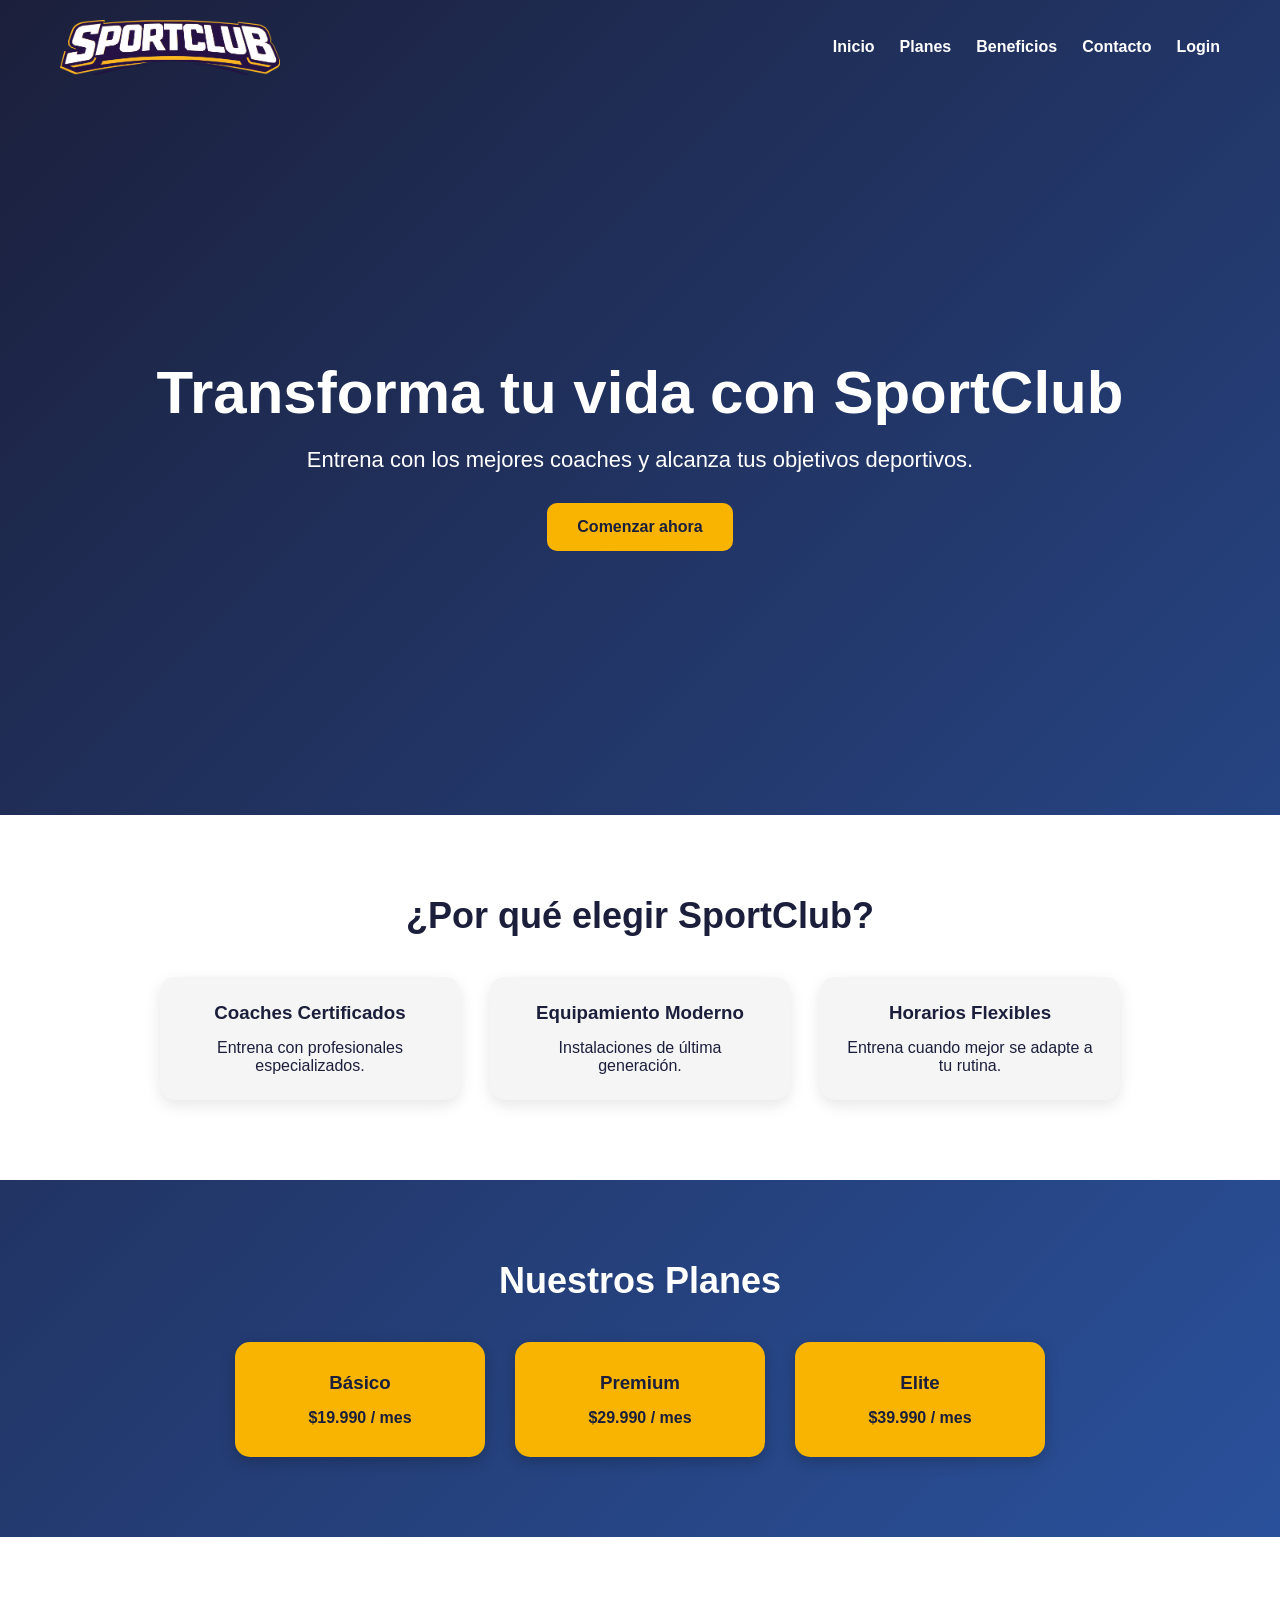
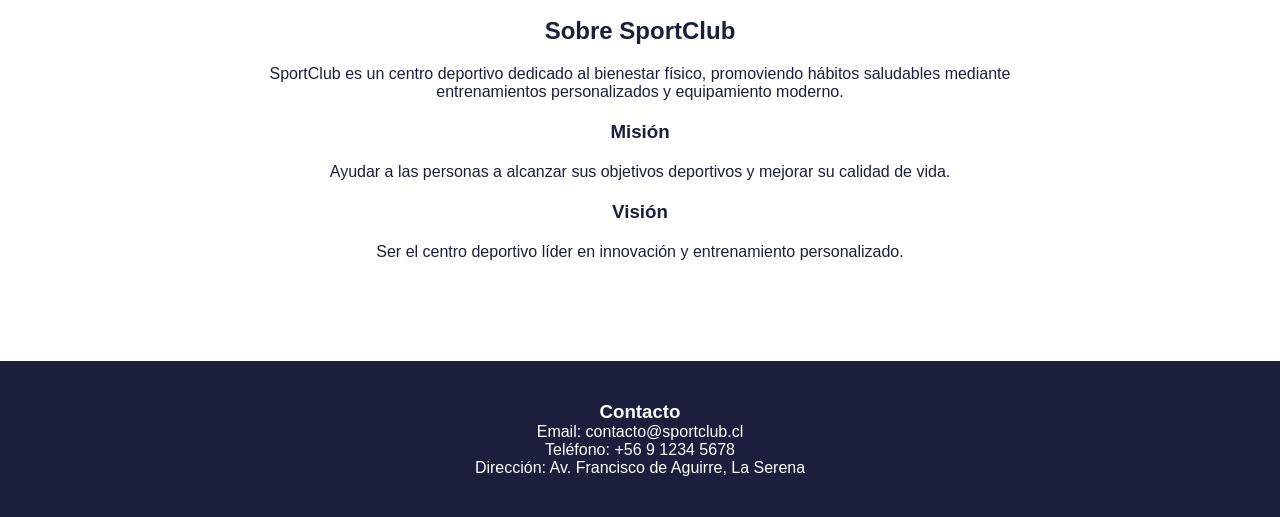
<file: index.html>
<!DOCTYPE html>
<html lang="es">
<head>
    <meta charset="UTF-8">
    <meta name="viewport" content="width=device-width, initial-scale=1.0">
    <title>SportClub</title>

    <link rel="stylesheet" href="./css/style.css">
</head>

<body>

<header>
    <img src="./img/logo.png" alt="SportClub">

    <nav>
        <a href="#inicio">Inicio</a>
        <a href="#planes">Planes</a>
        <a href="#beneficios">Beneficios</a>
        <a href="#contacto">Contacto</a>
        <a href="./pages/login.html">Login</a>
    </nav>
</header>

<section class="hero" id="inicio">

    <h1>Transforma tu vida con SportClub</h1>

    <p>
        Entrena con los mejores coaches y alcanza tus objetivos deportivos.
    </p>

    <a href="./pages/login.html">
        Comenzar ahora
    </a>

</section>

<section class="beneficios" id="beneficios">

    <h2>¿Por qué elegir SportClub?</h2>

    <div class="beneficios-grid">

        <div class="beneficio">
            <h3>Coaches Certificados</h3>
            <p>Entrena con profesionales especializados.</p>
        </div>

        <div class="beneficio">
            <h3>Equipamiento Moderno</h3>
            <p>Instalaciones de última generación.</p>
        </div>

        <div class="beneficio">
            <h3>Horarios Flexibles</h3>
            <p>Entrena cuando mejor se adapte a tu rutina.</p>
        </div>

    </div>

</section>

<section class="planes" id="planes">

    <h2>Nuestros Planes</h2>

    <div class="planes-grid">

        <div class="plan">
            <h3>Básico</h3>
            <p>$19.990 / mes</p>
        </div>

        <div class="plan">
            <h3>Premium</h3>
            <p>$29.990 / mes</p>
        </div>

        <div class="plan">
            <h3>Elite</h3>
            <p>$39.990 / mes</p>
        </div>

    </div>

</section>

<section class="nosotros">

    <h2>Sobre SportClub</h2>

    <p>
        SportClub es un centro deportivo dedicado al bienestar físico,
        promoviendo hábitos saludables mediante entrenamientos
        personalizados y equipamiento moderno.
    </p>

    <h3>Misión</h3>

    <p>
        Ayudar a las personas a alcanzar sus objetivos deportivos y mejorar
        su calidad de vida.
    </p>

    <h3>Visión</h3>

    <p>
        Ser el centro deportivo líder en innovación y entrenamiento
        personalizado.
    </p>

</section>

<footer id="contacto">

    <h3>Contacto</h3>

    <p>Email: contacto@sportclub.cl</p>

    <p>Teléfono: +56 9 1234 5678</p>

    <p>Dirección: Av. Francisco de Aguirre, La Serena</p>

</footer>

</body>
</html>
</file>
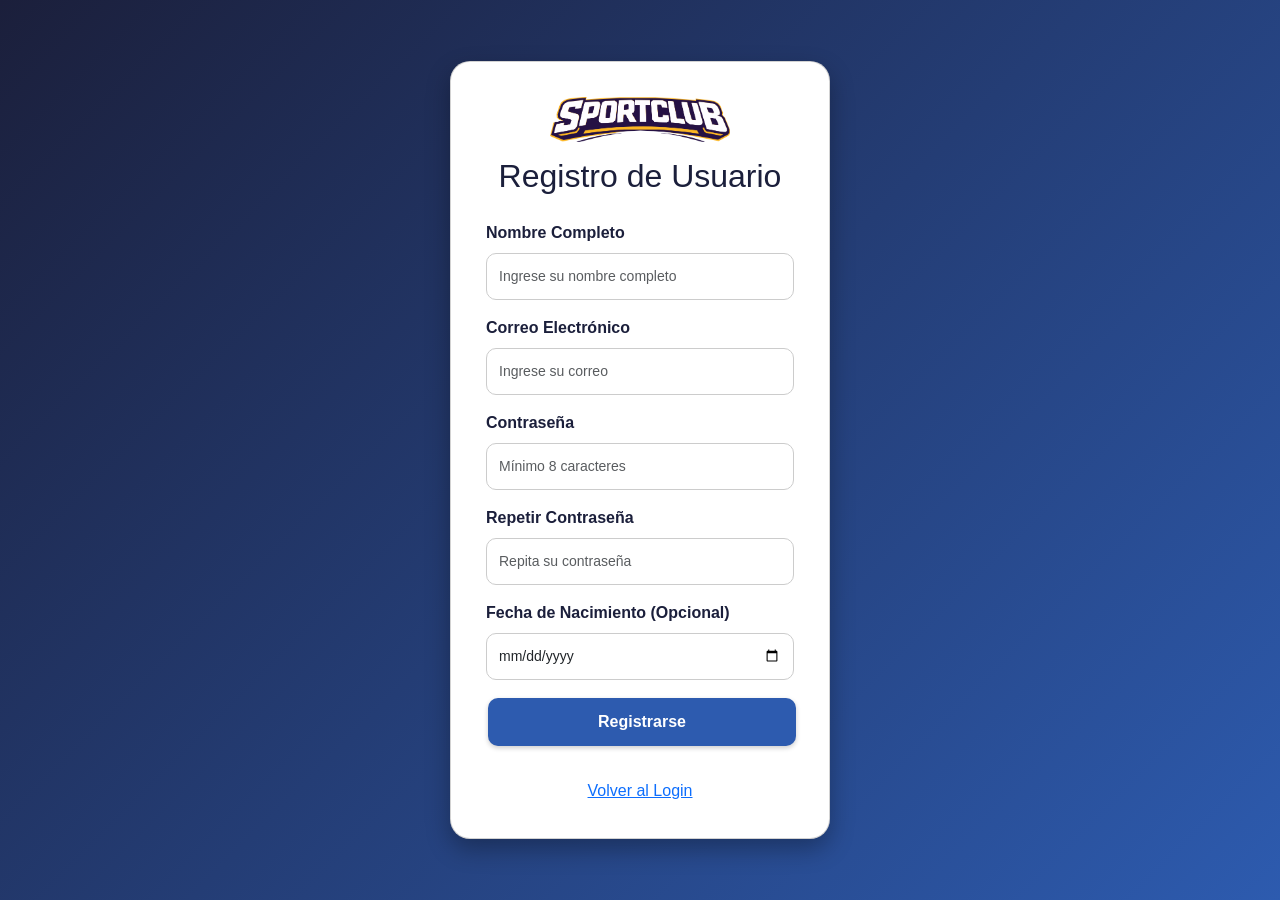
<file: auth/register.html>
<!DOCTYPE html>
<html lang="es">

<head>
    <meta charset="UTF-8">
    <meta name="viewport" content="width=device-width, initial-scale=1.0">
    <title>Registro SportClub</title>

    <link href="https://cdn.jsdelivr.net/npm/bootstrap@5.3.0/dist/css/bootstrap.min.css" rel="stylesheet">
    <link rel="stylesheet" href="../css/style.css">
</head>

<body>

    <div class="contenedor">

        <div class="card">

            <img src="../img/logo.png" class="logo" alt="SportClub">

            <h2>Registro de Usuario</h2>

            <form id="registerForm">

                <div class="mb-3">
                    <label for="fullname" class="form-label">
                        Nombre Completo
                    </label>

                    <input
                        type="text"
                        id="fullname"
                        class="form-control"
                        placeholder="Ingrese su nombre completo"
                        required>
                </div>

                <div class="mb-3">
                    <label for="email" class="form-label">
                        Correo Electrónico
                    </label>

                    <input
                        type="email"
                        id="email"
                        class="form-control"
                        placeholder="Ingrese su correo"
                        required>
                </div>

                <div class="mb-3">
                    <label for="password" class="form-label">
                        Contraseña
                    </label>

                    <input
                        type="password"
                        id="password"
                        class="form-control"
                        placeholder="Mínimo 8 caracteres"
                        required>
                </div>

                <div class="mb-3">
                    <label for="repeatPassword" class="form-label">
                        Repetir Contraseña
                    </label>

                    <input
                        type="password"
                        id="repeatPassword"
                        class="form-control"
                        placeholder="Repita su contraseña"
                        required>
                </div>

                <div class="mb-3">
                    <label for="birthDate" class="form-label">
                        Fecha de Nacimiento (Opcional)
                    </label>

                    <input
                        type="date"
                        id="birthDate"
                        class="form-control">
                </div>

                <p id="mensaje" class="text-center"></p>

                <button
                    type="submit"
                    class="btn btn-primary w-100">

                    Registrarse

                </button>

            </form>

            <div class="text-center mt-3">
                <a href="../pages/login.html">
                    Volver al Login
                </a>
            </div>

        </div>

    </div>

    <script src="../js/register.js"></script>

</body>

</html>
</file>
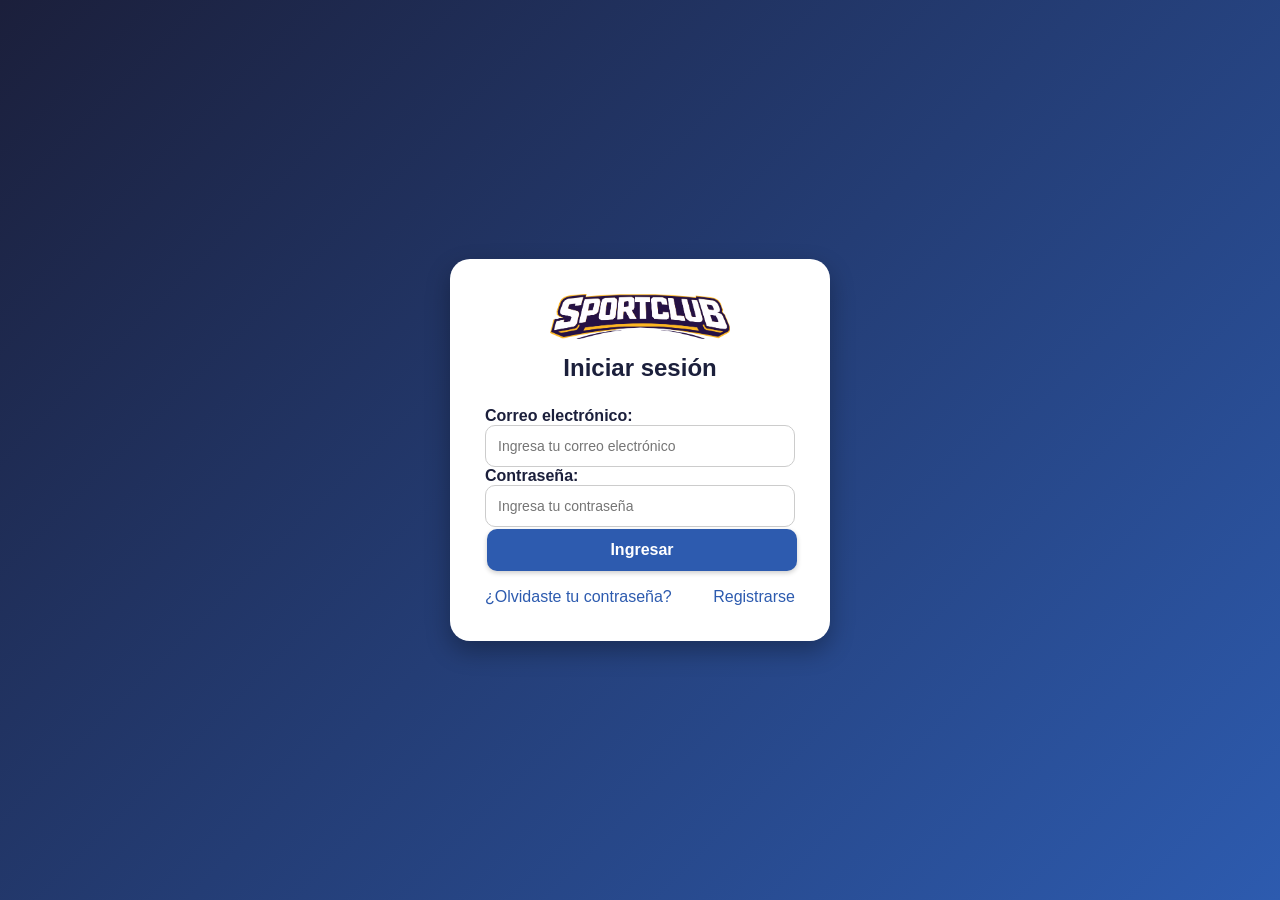
<file: pages/dashboard-admin.html>
<!DOCTYPE html>
<html lang="es">

<head>
    <meta charset="UTF-8">
    <meta name="viewport" content="width=device-width, initial-scale=1.0">
    <title>Dashboard Administrador - SportClub</title>

    <link rel="stylesheet" href="../css/style.css">
</head>

<body>

    <div class="dashboard">

        <h1>Panel Administrador</h1>

        <div class="dashboard-grid">

            <div class="dashboard-card">
                <h2>Usuarios</h2>
                <p id="totalUsuarios">0 usuarios</p>
            </div>

            <div class="dashboard-card">
                <h2>Coaches</h2>
                <p id="totalCoaches">0 coaches</p>
            </div>

            <div class="dashboard-card">
                <h2>Clases</h2>
                <p id="totalClases">5 clases</p>
            </div>

        </div>

        <div class="dashboard-card-large">

            <!-- CREAR USUARIO -->

            <h3>Crear Usuario</h3>

            <input
                type="text"
                id="nuevoNombre"
                placeholder="Nombre">

            <input
                type="email"
                id="nuevoEmail"
                placeholder="Correo">

            <input
                type="password"
                id="nuevoPassword"
                placeholder="Contraseña">
                <input
    type="password"
    id="confirmarPassword"
    placeholder="Confirmar Contraseña">

            <select id="nuevoRol">
                <option value="user">Usuario</option>
                <option value="coach">Coach</option>
                <option value="admin">Administrador</option>
            </select>

            <button onclick="crearUsuario()">
                Crear Usuario
            </button>
            <p id="mensajeCrear"></p>

            <hr>

            <!-- EDITAR USUARIO -->

            <h3>Editar Usuario</h3>

            <input
                type="hidden"
                id="editId">

            <input
                type="text"
                id="editNombre"
                placeholder="Nombre">

            <input
                type="email"
                id="editEmail"
                placeholder="Correo">

            <select id="editRol">
                <option value="user">Usuario</option>
                <option value="coach">Coach</option>
                <option value="admin">Administrador</option>
            </select>

            <button onclick="actualizarUsuario()">
                Guardar Cambios
            </button>

            <hr>

            <!-- TABLA -->

            <h2>Gestión de Usuarios</h2>
<input
    type="text"
    id="buscarUsuario"
    placeholder="Buscar por nombre o correo..."
>
            <table>

                <thead>
                    <tr>
                       <th>ID</th>
<th>Nombre</th>
<th>Email</th>
<th>Rol</th>
<th>Fecha Registro</th>
<th>Acciones</th>
                    </tr>
                </thead>

                <tbody id="usuariosTable">

                    <tr>
                        <td colspan="5">
                            Cargando usuarios...
                        </td>
                    </tr>

                </tbody>

            </table>

        </div>

        <br>

        <div class="dashboard-footer">

            <a href="../index.html">
                Volver al Inicio
            </a>

            <button onclick="logout()">
                Cerrar Sesión
            </button>

        </div>

    </div>

    <script src="../js/admin-users.js"></script>

</body>

</html>
</file>
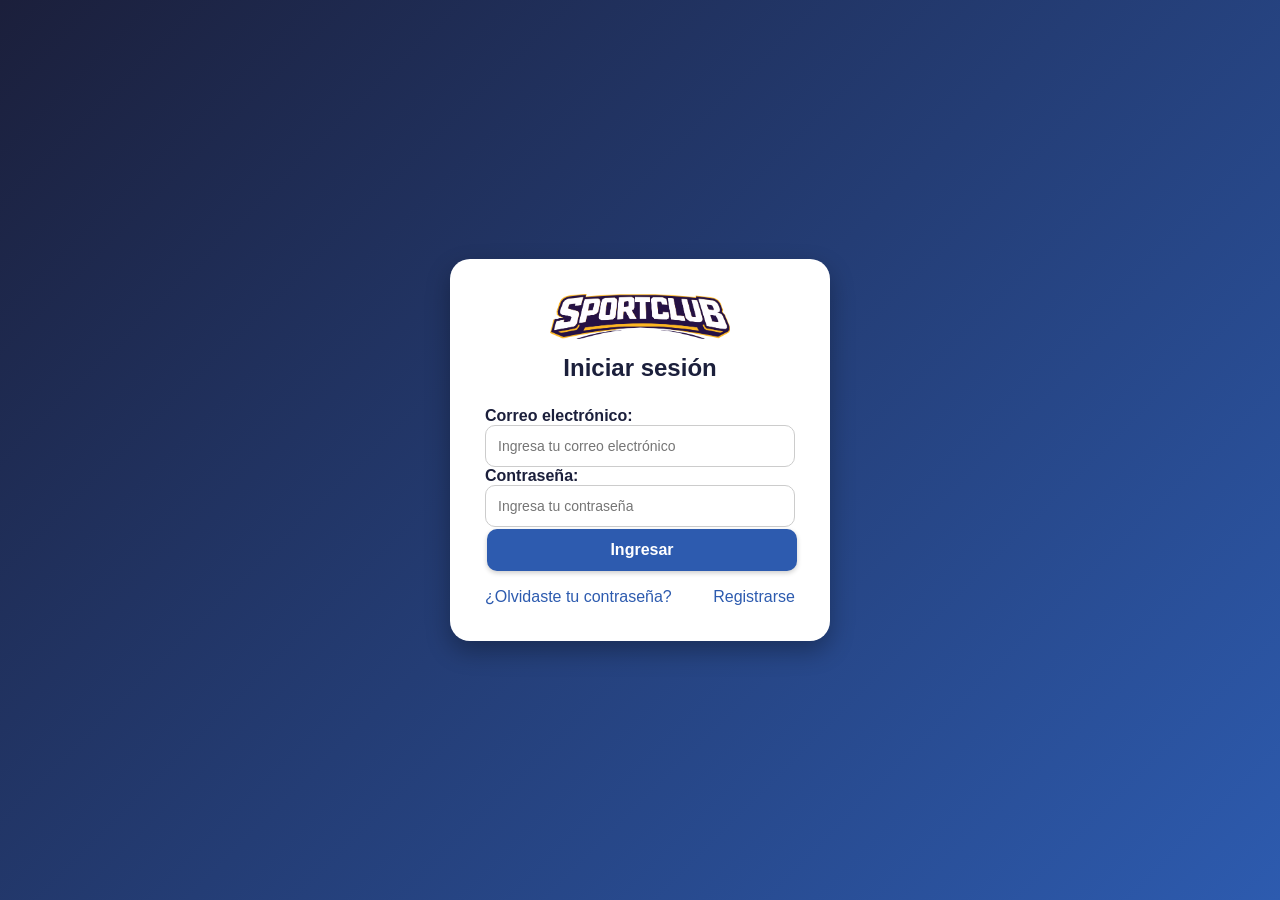
<file: pages/dashboard-coach.html>
<!DOCTYPE html>
<html lang="es">

<head>
    <meta charset="UTF-8">
    <meta name="viewport" content="width=device-width, initial-scale=1.0">
    <title>Dashboard Coach - SportClub</title>

    <link rel="stylesheet" href="../css/style.css">
</head>

<body>

    <div class="dashboard">

        <h1 id="bienvenidaCoach">
            Panel del Coach
        </h1>

        <div class="dashboard-grid">

            <div class="dashboard-card">
                <h2>Alumnos</h2>
                <p>25 alumnos activos</p>
            </div>

            <div class="dashboard-card">
                <h2>Clases Hoy</h2>
                <p>8 sesiones programadas</p>
            </div>

            <div class="dashboard-card">
                <h2>Horas Semanales</h2>
                <p>40 horas</p>
            </div>

        </div>

        <div class="dashboard-card-large">

            <h2>Listado de Alumnos</h2>

            <table>

                <tr>
                    <th>Nombre</th>
                    <th>Disciplina</th>
                </tr>

                <tr>
                    <td>María González</td>
                    <td>CrossFit</td>
                </tr>

                <tr>
                    <td>Carlos Rojas</td>
                    <td>Yoga</td>
                </tr>

                <tr>
                    <td>Valentina Pérez</td>
                    <td>Funcional</td>
                </tr>

                <tr>
                    <td>Javier Torres</td>
                    <td>Musculación</td>
                </tr>

                <tr>
                    <td>Fernanda Díaz</td>
                    <td>Spinning</td>
                </tr>

            </table>

        </div>

        <br>

        <div class="dashboard-footer">

            <a href="profile.html">
                Mi Perfil
            </a>

            <a href="../index.html">
                Volver al Inicio
            </a>

            <button onclick="logout()">
                Cerrar Sesión
            </button>

        </div>

    </div>

    <script>

        const user = JSON.parse(
            localStorage.getItem("user")
        );

        if (!user || user.role !== "coach") {

            window.location.href =
                "../pages/login.html";

        }

        document.getElementById(
            "bienvenidaCoach"
        ).textContent =
            `Bienvenido Coach ${user.full_name}`;

        function logout() {

            localStorage.removeItem("token");
            localStorage.removeItem("user");

            window.location.href =
                "../pages/login.html";

        }

    </script>

</body>

</html>
</file>
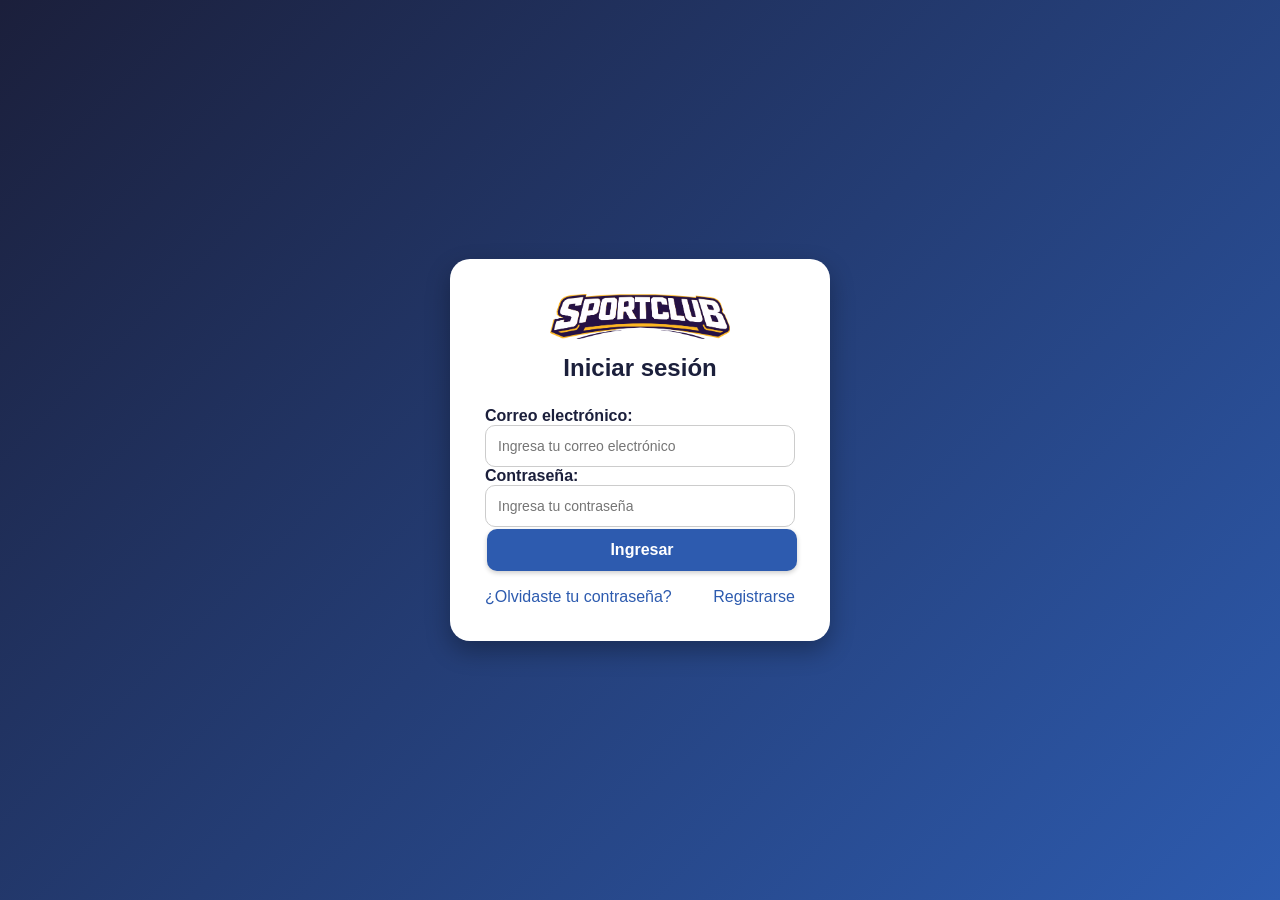
<file: pages/dashboard-user.html>
<!DOCTYPE html>
<html lang="es">

<head>
    <meta charset="UTF-8">
    <meta name="viewport" content="width=device-width, initial-scale=1.0">
    <title>Dashboard Usuario - SportClub</title>

    <link rel="stylesheet" href="../css/style.css">
</head>

<body>

    <div class="dashboard">

        <h1 id="bienvenida"></h1>

        <div class="dashboard-grid">

            <div class="dashboard-card">
                <h2>Mis Clases</h2>
                <p>5 clases activas</p>
            </div>

            <div class="dashboard-card">
                <h2>Próxima Sesión</h2>
                <p>Lunes 18:00 hrs</p>
            </div>

            <div class="dashboard-card">
                <h2>Coach Asignado</h2>
                <p>Angea Dorcelus</p>
            </div>

        </div>

        <div class="dashboard-card-large">

            <h2>Reservas Recientes</h2>

            <table>
                <tr>
                    <th>Clase</th>
                    <th>Fecha</th>
                </tr>

                <tr>
                    <td>CrossFit</td>
                    <td>10/06/2026</td>
                </tr>

                <tr>
                    <td>Yoga</td>
                    <td>12/06/2026</td>
                </tr>

                <tr>
                    <td>Funcional</td>
                    <td>15/06/2026</td>
                </tr>

            </table>

        </div>

        <br>
        <a href="profile.html">Mi Perfil</a>

<br><br>

        <a href="../index.html">Volver al Inicio</a>

    </div>
   <script>


const user = JSON.parse(localStorage.getItem("user"));

if (!user || user.role !== "user") {

    window.location.href = "../pages/login.html";

} else {

    document.getElementById("bienvenida").textContent =
        `Bienvenido ${user.full_name}`;

}

function logout() {

    localStorage.removeItem("token");
    localStorage.removeItem("user");

    window.location.href = "../pages/login.html";

}


</script>

</body>

</html>
</file>
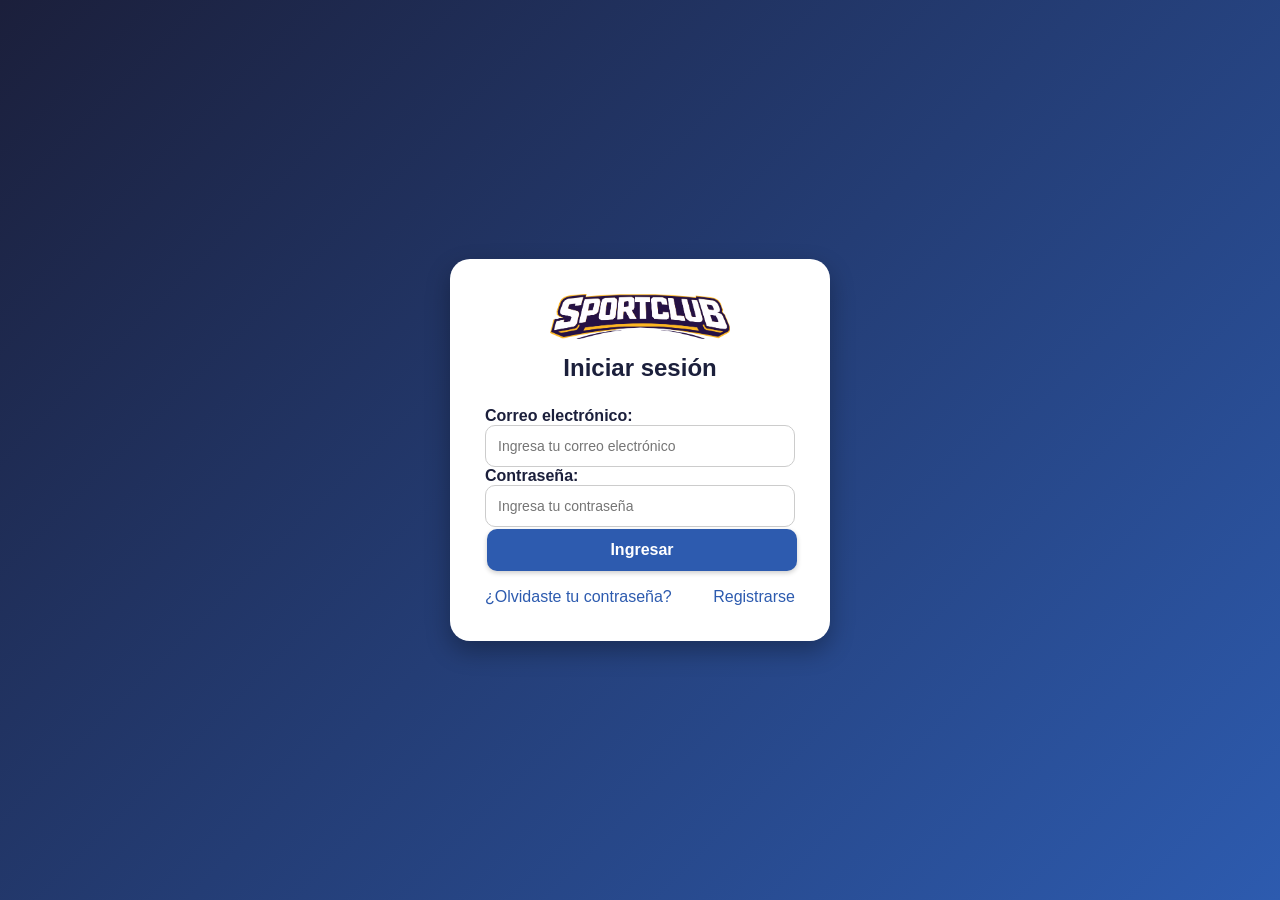
<file: pages/login.html>
<!DOCTYPE html>
<html lang="es">

<head>

    <meta charset="UTF-8">
    <meta name="viewport" content="width=device-width, initial-scale=1.0">

    <title>SportClub Login</title>

    <link rel="stylesheet" href="../css/style.css">

</head>

<body>

    <div class="contenedor">

        <div class="card">

            <img src="../img/logo.png" class="logo" alt="SportClub">

            <h2>Iniciar sesión</h2>

            <form>

                <label for="email">Correo electrónico:</label>

                <input
                    type="email"
                    id="email"
                    placeholder="Ingresa tu correo electrónico"
                    required>

                <label for="password">Contraseña:</label>

                <input
                    type="password"
                    id="password"
                    placeholder="Ingresa tu contraseña"
                    required>

                <button type="submit">Ingresar</button>

                <p id="mensaje"></p>

            </form>

            <div class="links">
                <a href="./recovery.html">¿Olvidaste tu contraseña?</a>
                <a href="../auth/register.html">Registrarse</a>
            </div>

        </div>

    </div>

    <script src="../js/login.js"></script>

</body>

</html>
</file>
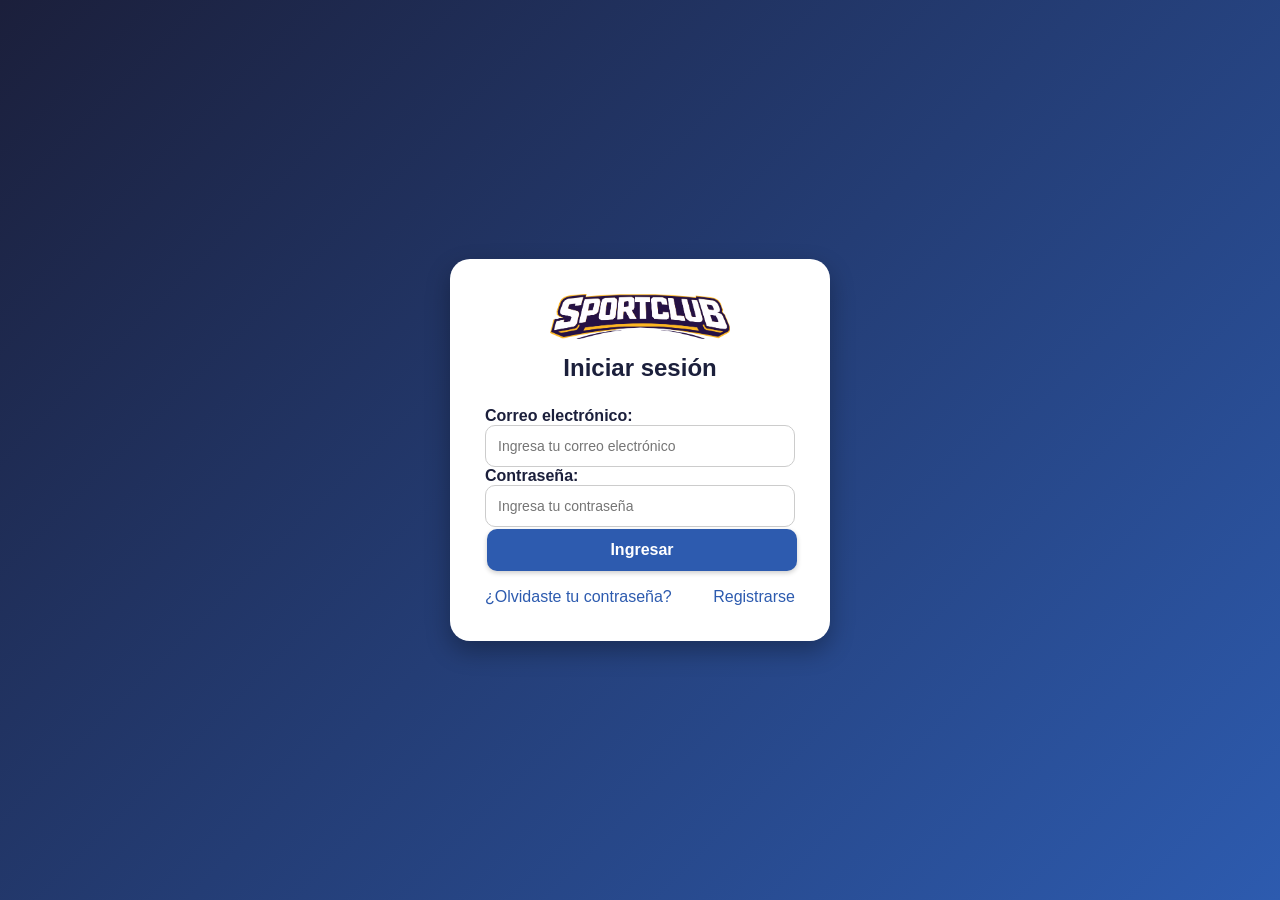
<file: pages/profile.html>
<!DOCTYPE html>
<html lang="es">

<head>
    <meta charset="UTF-8">
    <meta name="viewport" content="width=device-width, initial-scale=1.0">
    <title>Mi Perfil</title>
    <link rel="stylesheet" href="../css/style.css">
</head>

<body>

    <div class="dashboard">

        <h1>Mi Perfil</h1>

        <div class="dashboard-card-large">

            <p><strong>ID:</strong> <span id="id"></span></p>

            <p><strong>Nombre:</strong> <span id="nombre"></span></p>

            <p><strong>Email:</strong> <span id="email"></span></p>

            <p><strong>Rol:</strong> <span id="rol"></span></p>
            <p>
    <strong>Fecha nacimiento:</strong>
    <span id="fechaNacimiento"></span>
</p>

<hr>

<h2>Editar Perfil</h2>

<form id="profileForm">

    <label>Nombre completo</label>
    <input
        type="text"
        id="full_name"
        required
    >

    <br><br>

    <label>Email</label>
    <input
        type="email"
        id="emailInput"
        required
    >

    <br><br>

    <label>Fecha de nacimiento</label>
    <input
        type="date"
        id="birth_date"
    >

    <br><br>

    <button type="submit">
        Guardar cambios
    </button>

</form>

<p id="mensaje"></p>
        </div>

        <br>

        <a href="dashboard-user.html">Volver</a>

    </div>

    <script src="../js/profile.js"></script>

</body>

</html>
</file>
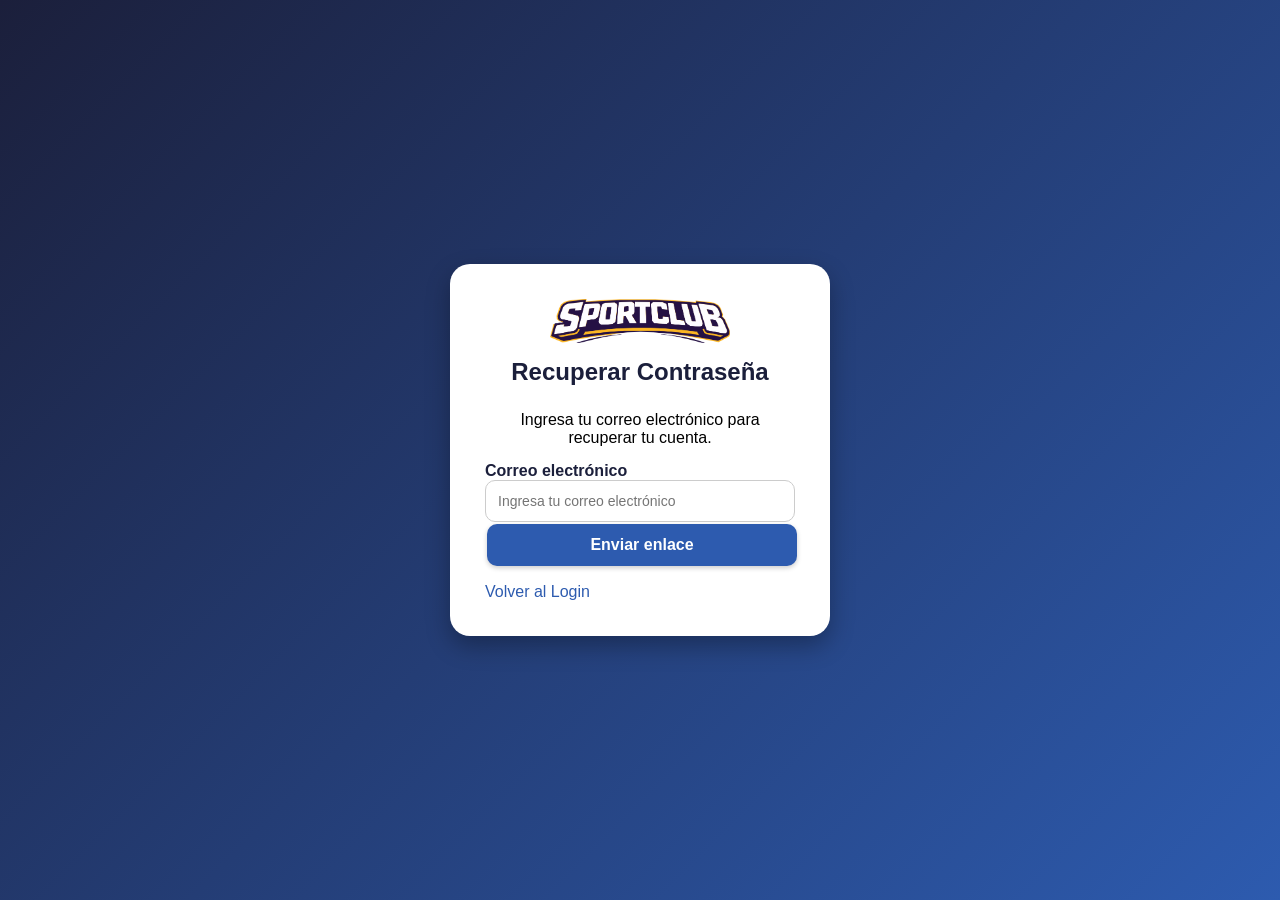
<file: pages/recovery.html>
<!DOCTYPE html>
<html lang="es">

<head>
    <meta charset="UTF-8">
    <meta name="viewport" content="width=device-width, initial-scale=1.0">
    <title>Recuperar Contraseña - SportClub</title>

    <link rel="stylesheet" href="../css/style.css">
</head>

<body class="auth-page">

    <div class="card">

        <img src="../img/logo.png" alt="SportClub">

        <h2>Recuperar Contraseña</h2>

        <p style="text-align:center;">
            Ingresa tu correo electrónico para recuperar tu cuenta.
        </p>

        <form>

            <label>Correo electrónico</label>

            <input
                type="email"
                placeholder="Ingresa tu correo electrónico"
                required>

            <button type="submit">
                Enviar enlace
            </button>

        </form>

        <div class="links">
            <a href="./login.html">Volver al Login</a>
        </div>

    </div>

</body>

</html>
</file>
<file: css/style.css>
*{
    margin:0;
    padding:0;
    box-sizing:border-box;
}

body{
    font-family:Arial, sans-serif;
    background:linear-gradient(135deg,#1b1f3b,#2d5baf);
}

header{
    display:flex;
    justify-content:space-between;
    align-items:center;
    width:100%;
    padding:20px 60px;
}

header img{
    width:220px;
}

nav{
    display:flex;
    gap:25px;
}

nav a{
    color:white;
    text-decoration:none;
    font-weight:bold;
    transition:0.3s;
}

nav a:hover{
    color:#f8b400;
}

.hero{
    min-height:80vh;
    display:flex;
    flex-direction:column;
    justify-content:center;
    align-items:center;
    text-align:center;
    color:white;
    padding:40px;
}

.hero h1{
    font-size:60px;
    margin-bottom:20px;
}

.hero p{
    font-size:22px;
    margin-bottom:30px;
}

.hero a{
    background:#f8b400;
    color:#1b1f3b;
    padding:15px 30px;
    border-radius:10px;
    text-decoration:none;
    font-weight:bold;
    transition:0.3s;
}

.hero a:hover{
    opacity:0.9;
}

.beneficios{
    background:white;
    color:#1b1f3b;
    padding:80px 40px;
    text-align:center;
}

.beneficios h2{
    margin-bottom:40px;
    font-size:36px;
}

.beneficios-grid{
    display:flex;
    justify-content:center;
    gap:30px;
    flex-wrap:wrap;
}

.beneficio{
    background:#f5f5f5;
    width:300px;
    padding:25px;
    border-radius:15px;
    box-shadow:0 5px 15px rgba(0,0,0,0.1);
}

.beneficio h3{
    margin-bottom:15px;
}

.planes{
    padding:80px 40px;
    text-align:center;
    color:white;
}

.planes h2{
    margin-bottom:40px;
    font-size:36px;
}

.planes-grid{
    display:flex;
    justify-content:center;
    gap:30px;
    flex-wrap:wrap;
}

.plan{
    width:250px;
    padding:30px;
    background:#f8b400;
    color:#1b1f3b;
    border-radius:15px;
    font-weight:bold;
    box-shadow:0 5px 15px rgba(0,0,0,0.2);
}

.plan h3{
    margin-bottom:15px;
}

.nosotros{
    background:white;
    color:#1b1f3b;
    padding:80px 40px;
    text-align:center;
}

.nosotros p{
    max-width:800px;
    margin:20px auto;
}

footer{
    background:#1b1f3b;
    color:white;
    text-align:center;
    padding:40px 20px;
}
.contenedor{
    display:flex;
    justify-content:center;
    align-items:center;
    min-height:100vh;
    width:100%;
}

.card{
    background:white;
    width:380px;
    padding:35px;
    border-radius:20px;
    box-shadow:0 10px 25px rgba(0,0,0,0.3);
    display:flex;
    flex-direction:column;
    gap:15px;
}

.card img{
    width:180px;
    margin:0 auto;
}

.card h2{
    text-align:center;
    margin-bottom:10px;
    color:#1b1f3b;
}

.card label{
    font-weight:bold;
    color:#1b1f3b;
}

.card input{
    width:100%;
    padding:12px;
    border:1px solid #ccc;
    border-radius:10px;
    font-size:14px;
}

.card input:focus{
    outline:none;
    border:1px solid #2d5baf;
    box-shadow:0 0 5px rgba(45,91,175,0.5);
}

.card button{
    width:100%;
    padding:12px;
    background:#2d5baf;
    color:white;
    border:none;
    border-radius:10px;
    font-size:16px;
    font-weight:bold;
    cursor:pointer;
}

.card button:hover{
    background:#1b1f3b;
}

.links{
    display:flex;
    justify-content:space-between;
}

.links a{
    text-decoration:none;
    color:#2d5baf;
}

.links a:hover{
    color:#1b1f3b;
}

@media(max-width:768px){

    header{
        flex-direction:column;
        gap:20px;
    }

    nav{
        flex-wrap:wrap;
        justify-content:center;
    }

    .hero h1{
        font-size:40px;
    }

    .hero p{
        font-size:18px;
    }
}

@media(max-width:480px){

    .card{
        width:90%;
        padding:25px;
    }

    .card img{
        width:150px;
    }
}
.auth-page{
    display:flex;
    justify-content:center;
    align-items:center;
    min-height:100vh;
}
.dashboard{
    max-width:1200px;
    margin:50px auto;
    padding:20px;
    color:white;
}

.dashboard h1{
    text-align:center;
    margin-bottom:40px;
}

.dashboard-grid{
    display:flex;
    gap:20px;
    flex-wrap:wrap;
    justify-content:center;
}

.dashboard-card{
    background:white;
    color:#1b1f3b;
    padding:25px;
    border-radius:15px;
    width:300px;
    text-align:center;
    box-shadow:0 5px 15px rgba(0,0,0,0.2);
}

.dashboard-card-large{
    background:white;
    color:#1b1f3b;
    padding:25px;
    border-radius:15px;
    margin-top:30px;
    box-shadow:0 5px 15px rgba(0,0,0,0.2);
}

.dashboard table{
    width:100%;
    border-collapse:collapse;
    margin-top:15px;
}

.dashboard th,
.dashboard td{
    padding:10px;
    border-bottom:1px solid #ddd;
    text-align:left;
}

.dashboard a{
    display:inline-block;
    background:#f8b400;
    color:#1b1f3b;
    padding:12px 20px;
    border-radius:10px;
    text-decoration:none;
    font-weight:bold;
}
.dashboard-card-large input,
.dashboard-card-large select {
    padding: 10px;
    margin: 5px;
    border-radius: 6px;
    border: 1px solid #ccc;
    min-width: 180px;
}

.dashboard-card-large button {
    padding: 10px 15px;
    border: none;
    border-radius: 6px;
    cursor: pointer;
}

.dashboard-card-large h3 {
    margin-bottom: 20px;
}
.dashboard-card-large {
    padding: 30px;
}

.dashboard-card-large input,
.dashboard-card-large select {
    padding: 10px;
    margin: 5px;
    border-radius: 6px;
    border: 1px solid #ccc;
    min-width: 180px;
}
button {
    background-color: #1e3a8a;
    color: white;
    border: none;
    padding: 10px 15px;
    border-radius: 8px;
    cursor: pointer;
    font-weight: bold;
    transition: 0.3s;
}

button:hover {
    background-color: #2949a3;
    transform: translateY(-2px);
}
button {
    min-width: 80px;
    margin: 2px;
    box-shadow: 0 2px 5px rgba(0,0,0,0.2);
}
.dashboard a {
    display: inline-block;
    background-color: #1e3a8a;
    color: white;
    text-decoration: none;
    padding: 14px 28px;
    border-radius: 12px;
    font-weight: 600;
    box-shadow: 0 4px 10px rgba(0,0,0,0.25);
    transition: all 0.3s ease;
}

.dashboard a:hover {
    background-color: #2949a3;
    transform: translateY(-2px);
    box-shadow: 0 6px 15px rgba(0,0,0,0.3);
}
.dashboard-footer {
    text-align: center;
    margin-top: 30px;
}
.dashboard-footer {
    display: flex;
    gap: 15px;
    margin-top: 25px;
}

.dashboard-footer button {
    background-color: #dc2626;
    color: white;
    border: none;
    padding: 12px 25px;
    border-radius: 10px;
    font-weight: bold;
    cursor: pointer;
    transition: 0.3s;
}

.dashboard-footer button:hover {
    background-color: #b91c1c;
}
.dashboard-card-large hr {
    margin: 25px 0;
}
#buscarUsuario {
    width: 350px;
    margin-bottom: 20px;
}
.badge {
    padding: 5px 12px;
    border-radius: 20px;
    color: white;
    font-size: 12px;
    font-weight: bold;
    text-transform: uppercase;
}

.badge.admin {
    background-color: #dc3545;
}

.badge.coach {
    background-color: #0d6efd;
}

.badge.user {
    background-color: #198754;
}
</file>
